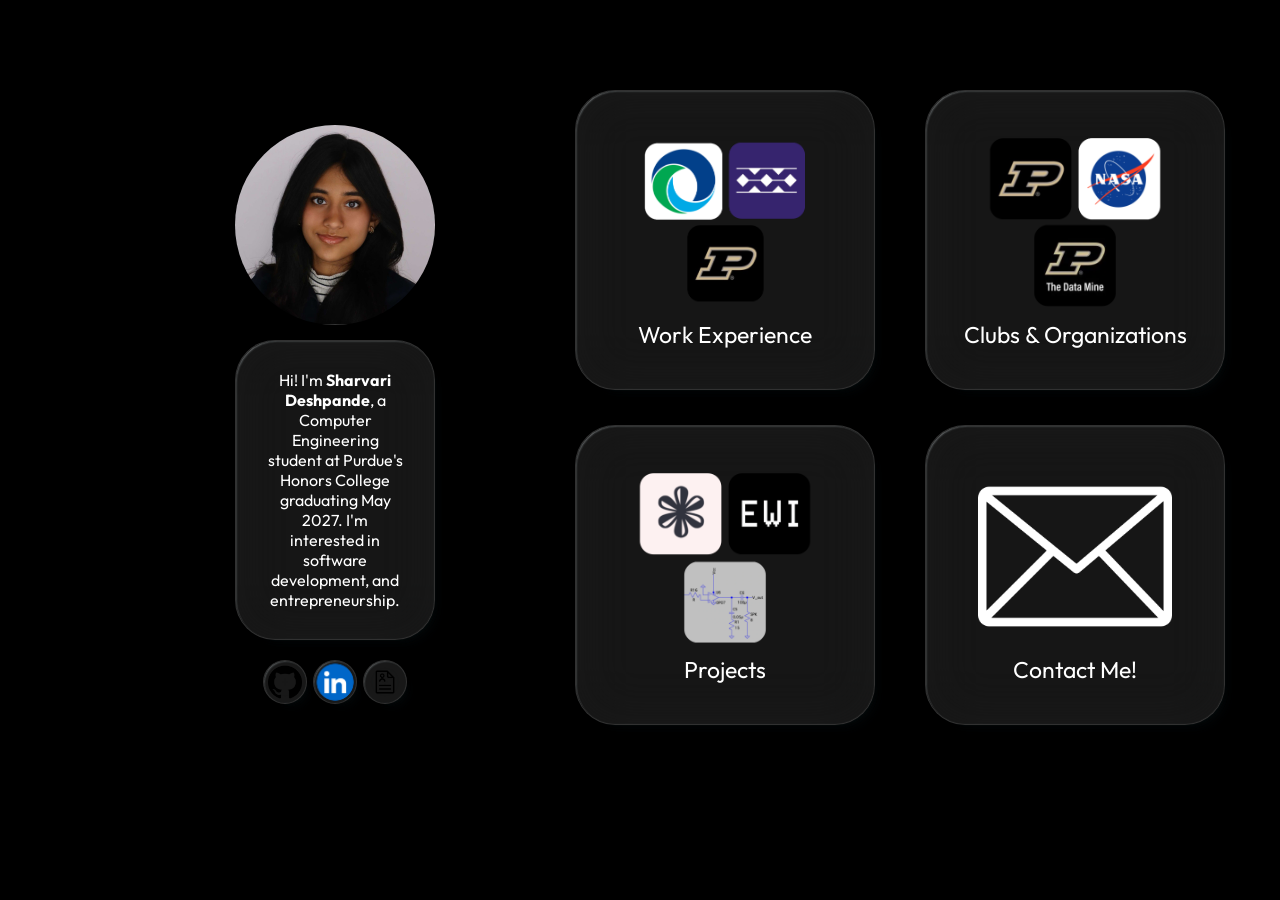
<file: index.html>
<!DOCTYPE html>
<html>
<head>
    <link rel="preconnect" href="https://fonts.googleapis.com">
    <link rel="preconnect" href="https://fonts.gstatic.com" crossorigin>
    <link href="https://fonts.googleapis.com/css2?family=Outfit:wght@100..900&display=swap" rel="stylesheet">
    <link rel="preload" as="image" href="media/linkedin.png">
    <link rel="stylesheet" href="css/styles.css">

    <style>
        body {
            margin: 0;
            padding: 0;
            width: 100%;
            height: 100%;
            overflow: hidden;
            background-color: black;
            background-size: cover;
            background-position: center;
        }

        .panel {
            position: fixed;
            padding: 12px 28px;
            border-radius: 40px;
            border: 1px solid rgba(255, 255, 255, 0.1);
            background: rgba(255, 255, 255, 0.1);
            cursor: pointer;
            font-size: 23px;
            color: white;
            overflow: visible;
            display:flex;
            flex-direction:column;
            justify-content:flex-end;
            align-items:center;
            transition: transform 0.3s ease, opacity 0.3s ease; ;
            padding-bottom: 40px;
        }

        .panel:hover {
            transform: scale(1.05);
        }

        .panel img {
            width: 80%;
            height: 80%;
            object-fit: contain;
        }

        .intro-panel {
            position: fixed;
            padding: 12px 28px;
            border-radius: 40px;
            border: 1px solid rgba(255, 255, 255, 0.1);
            background: rgba(255, 255, 255, 0.1);
            cursor: pointer;
            font-size: 15px;
            color: white;
            overflow: visible;
            transition: transform 0.4s ease, opacity 0.4s ease; 
        }
        
        .icon-btn {
            position: fixed;
            width: 44px;
            height: 44px;
            border-radius: 50%;
            border: 1px solid rgba(255, 255, 255, 0.1);
            background: rgba(255, 255, 255, 0.1);
            cursor: pointer;
            padding: 0;
            overflow: hidden;
            display: flex;
            align-items: center;
            justify-content: center;
            top: 660px;
            transition: transform 0.4s ease, opacity 0.4s ease;
        }

        .icon-btn:hover {
            transform: scale(1.15);
        }

        .icon-btn img {
            width: 80%;
            height: 80%;
            object-fit: contain;
        }

        .icon-btn-linkedin img {
            transform: scale(1.8);
        }

        
        .intro    { top: 340px; left: 235px; width: 200px; height: 300px; font-size: 16px; font-family: Verdana, Geneva, Tahoma, sans-serif; }
        .work     { top:  90px; left: 575px; width: 300px; height: 300px; }
        .projects { top: 425px; left: 575px; width: 300px; height: 300px; }
        .clubs    { top:  90px; left: 925px; width: 300px; height: 300px; }
        .contact  { top: 425px; left: 925px; width: 300px; height: 300px; }
 
        .github   { left: 263px; }
        .linkedin { left: 313px; }
        .resume   { left: 363px; }
 
        .profile-pic {
            top: 125px;
            left: 235px;
            width: 200px;
            height: 200px;
            object-fit: cover;
            border-radius: 50%;
            position: fixed;
            z-index: 5;
            transition: transform 0.4s ease, opacity 0.4s ease;
        }
    </style>
</head>
 
<body>
    <video id="bg" autoplay muted loop playsinline>
        <source src="media/backgroundVideo.mp4" type="video/mp4">
    </video>
 
    <button class="glass3d intro-panel intro"><span>Hi! I'm <b>Sharvari Deshpande</b>, a Computer Engineering student at Purdue's Honors College graduating May 2027. I'm interested in software development, and entrepreneurship.</span></button>
 
     <a href="pages/work.html">
        <button class="glass3d panel work">
            <img src="media/Work Experience.png">
            <span>Work Experience</span></button>
    </a>
    <a href="pages/projects.html" >
        <button class="glass3d panel projects">
            <img src="media/Projects.png">
            <span>Projects</span></button>
    </a>
    <a href="/pages/clubs.html">
        <button class="glass3d panel clubs">
            <img src="media/Clubs and Organizations.png">
            <span>Clubs & Organizations</span></button>
    </a>
    <a href="/pages/contact.html">
        <button class="glass3d panel contact">
            <img src="media/envelope-contactme.png">
            <span>Contact Me!</span>
        </button>
    </a>
 

    <a href="https://github.com/sharvari-deshp" target="_blank" rel="noopener" >
        <button class="glass3d icon-btn github">
            <img src="media/GitHub.png" alt="GitHub">
        </button>
    </a>
    <a href="https://www.linkedin.com/in/sharvarimdeshpande/" target="_blank" rel="noopener" >
        <button class="glass3d icon-btn icon-btn-linkedin linkedin">
            <img src="media/linkedin.png" alt="LinkedIn">
        </button>
    </a>
    <a href="resume/resume_sharvari_deshpande.pdf" target="_blank" rel="noopener" >
        <button class="glass3d icon-btn resume">
            <img src="media/Resume.png" alt="Resume">
        </button>
    </a>
 
    <img class="profile-pic" src="media/profilepicture.jpeg" alt="Profile Picture">


    <script src="js/nav.js"></script>
    <script>
        initFadeNav('.panel, .back-btn, .profile-pic, .github, .linkedin, .resume, .intro-panel');
    </script>

</body>
</html>
</file>
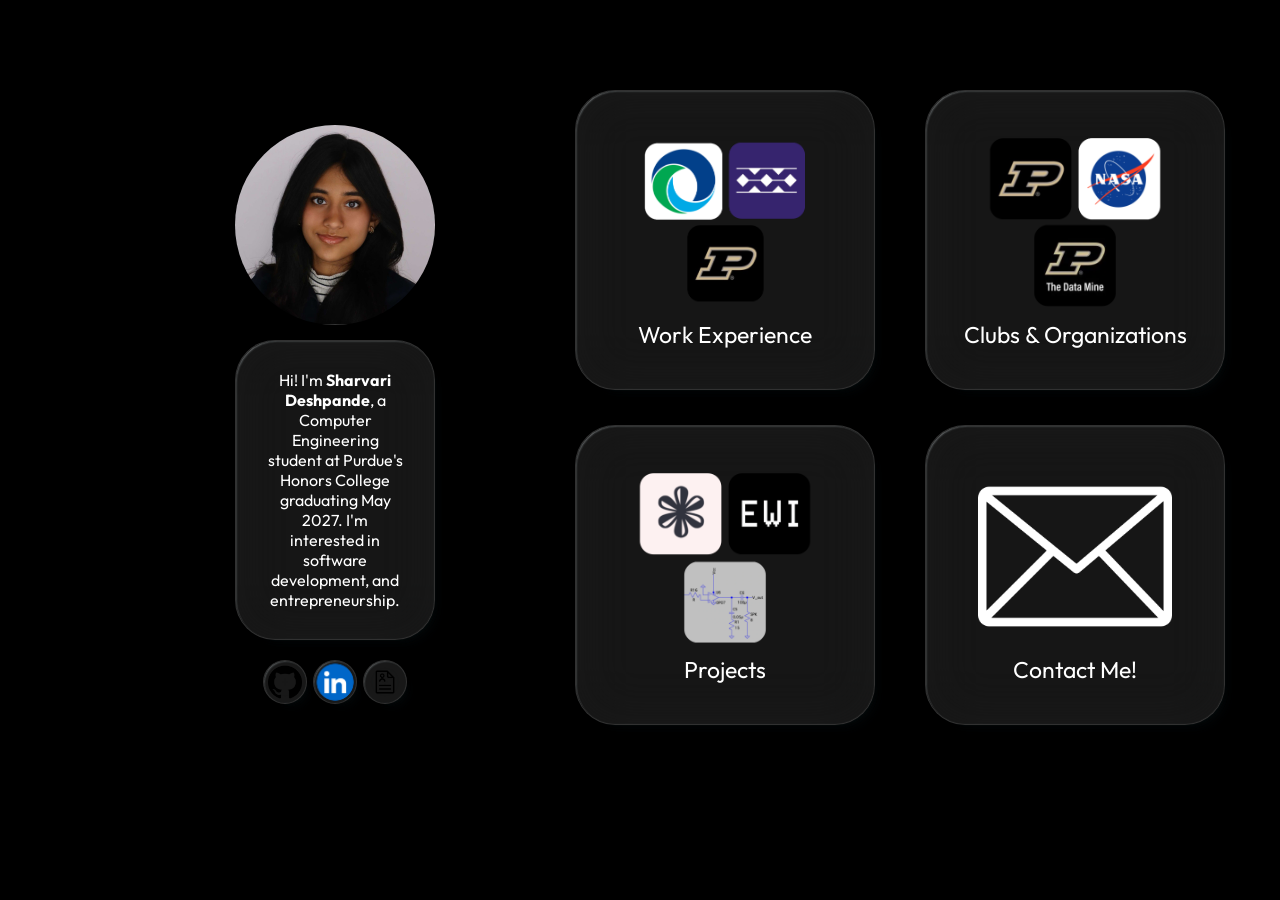
<file: main.html>
<!DOCTYPE html>
<html>
<head>
    <link rel="preconnect" href="https://fonts.googleapis.com">
    <link rel="preconnect" href="https://fonts.gstatic.com" crossorigin>
    <link href="https://fonts.googleapis.com/css2?family=Outfit:wght@100..900&display=swap" rel="stylesheet">
    <link rel="preload" as="image" href="media/linkedin.png">
 
    <style>
        * { font-family: 'Outfit', sans-serif; }
 
        body { 
            margin: 0; 
            padding: 0; 
            width: 100%; 
            height: 100%; 
            overflow: hidden;
            background-color: black;
            background-size: cover;
            background-position: center;
        }

        video { position: fixed; top: -1px; left: -1px; width: 105%; height: 105%; object-fit: cover; }
 
        .glass3d {
            --filter-glass3d: blur(26px) brightness(0.84) saturate(2);
            --color-glass3d: hsl(189 80% 22% / 0);
            position: relative;
            z-index: 4;
            box-shadow:
                0 0 0.75px hsl(205 20% 10% / 0.2),
                0.7px 0.8px 1.2px -0.4px hsl(205 20% 10% / 0.1),
                1.3px 1.5px 2.2px -0.8px hsl(205 20% 10% / 0.1),
                2.3px 2.6px 3.9px -1.2px hsl(205 20% 10% / 0.1),
                3.9px 4.4px 6.6px -1.7px hsl(205 20% 10% / 0.1),
                6.5px 7.2px 10.9px -2.1px hsl(205 20% 10% / 0.1),
                8px 9px 14px -2.5px hsl(205 20% 10% / 0.2);
        }
        .glass3d::before {
            content: "";
            position: absolute;
            inset: 0;
            pointer-events: none;
            border-radius: inherit;
            overflow: hidden;
            z-index: 3;
            -webkit-backdrop-filter: var(--filter-glass3d);
            backdrop-filter: var(--filter-glass3d);
            background-color: var(--color-glass3d);
            background-size: 100%, 100px;
            background-repeat: no-repeat, repeat;
        }
        .glass3d::after {
            content: "";
            position: absolute;
            inset: 0;
            pointer-events: none;
            border-radius: inherit;
            overflow: hidden;
            z-index: 5;
            box-shadow:
                inset 2px 2px 1px -3px hsla(175, 22%, 90%, 0.8),
                inset 4px 4px 2px -6px hsl(205 20% 90% / 0.3),
                inset 1.5px 1.5px 1.5px -0.75px hsl(205 20% 90% / 0.15),
                inset 1.5px 1.5px 0.25px hsl(205 20% 90% / 0.03),
                inset 0 0 0.25px 0.5px hsl(205 20% 90% / 0.03);
        }
        .glass3d > * { position: relative; z-index: 6; }
 
        .panel {
            position: fixed;
            padding: 12px 28px;
            border-radius: 40px;
            border: 1px solid rgba(255, 255, 255, 0.1);
            background: rgba(255, 255, 255, 0.1);
            cursor: pointer;
            font-size: 23px;
            color: white;
            overflow: visible;
            display:flex;
            flex-direction:column;
            justify-content:flex-end;
            align-items:center;
            transition: transform 0.4s ease, opacity 0.4s ease; ;
            padding-bottom: 40px;
        }

        .panel:hover {
            transform: scale(1.05);
        }

        .panel img {
            width: 80%;
            height: 80%;
            object-fit: contain;
        }

        .intro-panel {
            position: fixed;
            padding: 12px 28px;
            border-radius: 40px;
            border: 1px solid rgba(255, 255, 255, 0.1);
            background: rgba(255, 255, 255, 0.1);
            cursor: pointer;
            font-size: 15px;
            color: white;
            overflow: visible;
            transition: transform 0.4s ease, opacity 0.4s ease; 
        }
        
        .icon-btn {
            position: fixed;
            width: 44px;
            height: 44px;
            border-radius: 50%;
            border: 1px solid rgba(255, 255, 255, 0.1);
            background: rgba(255, 255, 255, 0.1);
            cursor: pointer;
            padding: 0;
            overflow: hidden;
            display: flex;
            align-items: center;
            justify-content: center;
            top: 660px;
            transition: transform 0.4s ease, opacity 0.4s ease;
        }

        .icon-btn:hover {
            transform: scale(1.15);
        }

        .icon-btn img {
            width: 80%;
            height: 80%;
            object-fit: contain;
        }

        .icon-btn-linkedin img {
            transform: scale(1.8);
        }

        
        .intro    { top: 340px; left: 235px; width: 200px; height: 300px; font-size: 16px; font-family: Verdana, Geneva, Tahoma, sans-serif; }
        .work     { top:  90px; left: 575px; width: 300px; height: 300px; }
        .projects { top: 425px; left: 575px; width: 300px; height: 300px; }
        .clubs    { top:  90px; left: 925px; width: 300px; height: 300px; }
        .contact  { top: 425px; left: 925px; width: 300px; height: 300px; }
 
        .github   { left: 263px; }
        .linkedin { left: 313px; }
        .resume   { left: 363px; }
 
        .profile-pic {
            top: 125px;
            left: 235px;
            width: 200px;
            height: 200px;
            object-fit: cover;
            border-radius: 50%;
            position: fixed;
            z-index: 5;
            transition: transform 0.4s ease, opacity 0.4s ease; 
        }

        .fade { opacity: 0 !important; 
                pointer-events: none; }
    </style>
</head>
 
<body>
    <video id="bg" autoplay muted loop playsinline>
        <source src="media/backgroundVideo.mp4" type="video/mp4">
    </video>
 

    <button class="glass3d intro-panel intro"><span>Hi! I'm <b>Sharvari Deshpande</b>, a Computer Engineering student at Purdue's Honors College graduating May 2027. I'm interested in software development, and entrepreneurship.</span></button>
 
     <a href="pages/work.html">
        <button class="glass3d panel work">
            <img src="media/Work Experience.png" alt="icons">
            <span>Work Experience</span></button>
    </a>
    <a href="pages/projects.html" >
        <button class="glass3d panel projects">
            <img src="media/Projects.png" alt="icons">
            <span>Projects</span></button>
    </a>
    <a href="pages/clubs.html">
        <button class="glass3d panel clubs">
            <img src="media/Clubs and Organizations.png" alt="icons">
            <span>Clubs & Organizations</span></button>
    </a>
    <a href="pages/contact.html">
        <button class="glass3d panel contact">
            <img src="media/envelope-contactme.png" alt="mail">
            <span>Contact Me!</span>
        </button>
    </a>
 

    <a href="https://github.com/sharvari-deshp" target="_blank" rel="noopener" >
        <button class="glass3d icon-btn github">
            <img src="media/GitHub.png" alt="GitHub">
        </button>
    </a>
    <a href="https://www.linkedin.com/in/sharvarimdeshpande/" target="_blank" rel="noopener" >
        <button class="glass3d icon-btn icon-btn-linkedin linkedin">
            <img src="media/linkedin.png" alt="LinkedIn">
        </button>
    </a>
    <a href="resume/resume_sharvari_deshpande.pdf" target="_blank" rel="noopener" >
        <button class="glass3d icon-btn resume">
            <img src="media/Resume.png" alt="Resume">
        </button>
    </a>
 
    <img class="profile-pic" src="media/profilepicture.jpeg" alt="Profile Picture">


    <script>
        document.querySelectorAll('a').forEach(link => {
            link.addEventListener('click', function(e) {
                e.preventDefault();
                const href = this.href;
                document.querySelectorAll('.panel, .back-btn, .profile-pic, .github, .linkedin, .resume, .intro-panel').forEach(el => {
                    el.classList.add('fade');
                });
                setTimeout(() => { window.location.href = href; }, 400);
            });
        });
    </script>

</body>
</html>
</file>
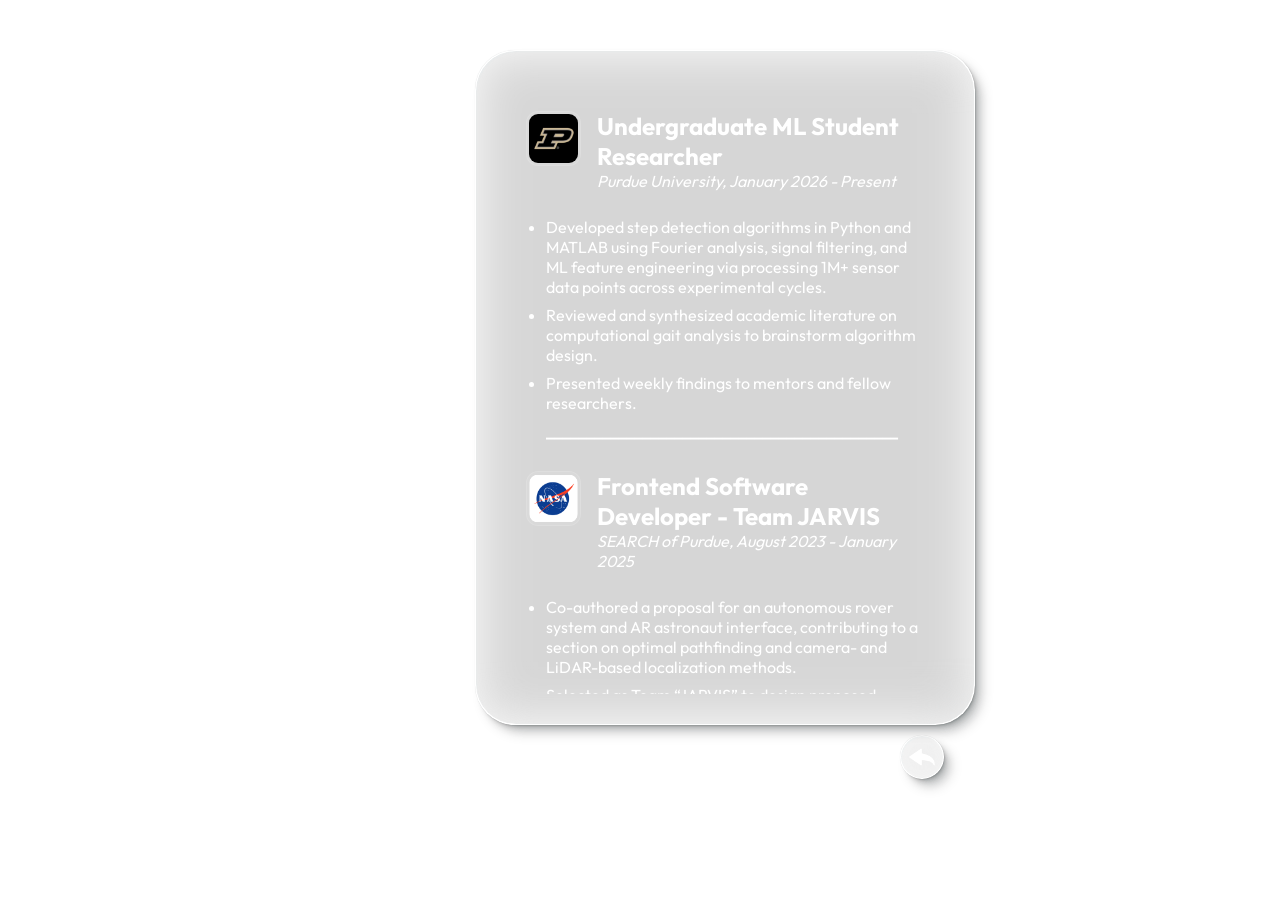
<file: pages/clubs.html>
<!DOCTYPE html>
<html>
<head>
    <link rel="preconnect" href="https://fonts.googleapis.com">
    <link rel="preconnect" href="https://fonts.gstatic.com" crossorigin>
    <link href="https://fonts.googleapis.com/css2?family=Outfit:wght@100..900&display=swap" rel="stylesheet">
    <link rel="stylesheet" href="../css/styles.css">

    <style>
        * {
            box-sizing: border-box;
        }

        body {
            margin: 0;
            padding: 0;
            width: 100%;
            height: 100%;
            overflow: hidden;
            background-size: cover;
            background-position: center;
        }

        .panel {
            position: fixed;
            border-radius: 40px;
            border: 1px solid rgba(255, 255, 255, 0.1);
            background: rgba(255, 255, 255, 0.1);
            cursor: pointer;
            font-size: 15px;
            color: white;
            transition: transform 0.4s ease, opacity 0.4s ease;
            padding: 0;
        }

        .main {
            top: 50px;
            left: 475px;
            width: 500px;
            height: 675px;
            font-size: 16px;
            text-align: left;
            overflow: hidden;
            cursor: default;
            font-family: Verdana, Geneva, Tahoma, sans-serif; }
    </style>
  </head>

  <body>
    <a href="../index.html" >
        <video id="bg" autoplay muted loop playsinline>
            <source src="../media/backgroundVideo.mp4" type="video/mp4">
        </video>
        </a>

    <div class="glass3d panel main">
        <div class="main-content">

            <div class="experience">
                <img src="../media/purdue.png" class="exp-icon">

                <div class="exp-content">
                    <h2>Undergraduate ML Student Researcher</h2>
                    <p><i>Purdue University, January 2026 - Present</i></p>
                </div>
            </div>

            <ul class="experience-list">
                <li>Developed step detection algorithms in Python and MATLAB using Fourier analysis, signal filtering, and ML feature engineering via processing 1M+ sensor data points across experimental cycles.</li>
                <li>Reviewed and synthesized academic literature on computational gait analysis to brainstorm algorithm design.</li>
                <li>Presented weekly findings to mentors and fellow researchers.</li>
                <p><b>____________________________________________</b></p>
            </ul>

            <div class="experience">
                <img src="../media/nasa.png" class="exp-icon">

                <div class="exp-content">
                    <h2>Frontend Software Developer - Team JARVIS</h2>
                    <p><i>SEARCH of Purdue, August 2023 - January 2025</i></p>
                </div>
            </div>

            <ul class="experience-list">
                <li>Co-authored a proposal for an autonomous rover system and AR astronaut interface, contributing to a section on optimal pathfinding and camera- and LiDAR-based localization methods.</li>
                <li>Selected as Team “JARVIS” to design proposed interface and systems for the NASA S.U.I.T.S. competitions.</li>
                <li>Utilized C# and Python on platform UNITY to develop an interactive task-list responsible for managing and simulating an astronauts command system during the Artemis missions.</li>
                <li>Awarded the “Pay It Forward” Award as Team JARVIS for impactful team contributions and STEM outreach.</li>
                <li>Received a NASA Artemis I mission flag that orbited the Moon aboard the Artemis I mission rocket.</li>
                <p><b>____________________________________________</b></p>
            </ul>


            <div class="experience">
                <img src="../media/purduedatamine.png" class="exp-icon">

                <div class="exp-content">
                    <h2>Undergraduate Data Science Researcher - Viasat Inc.</h2>
                    <p><i>Purdue Data Mine, August 2024 - December 2024</i></p>
                </div>
            </div>

            <ul class="experience-list">
                <li>Co-developed and automated a data pipeline using Python and R to collect and clean satellite data from DiscosWeb API for advanced geospatial analysis.</li>
                <li>Co-presented critical satellite data findings to Viasat Inc. company representatives.</li>
            </ul>

        </div>
    </div>
    
    <a href="../" >
        <button class="glass3d back-btn back">
            <img src="../media/back.png" alt="Back">
        </button>
    </a>

    <script src="../js/nav.js"></script>
    <script>
        initFadeNav(".panel, .back-btn");
    </script>

  </body>
</html>
</file>
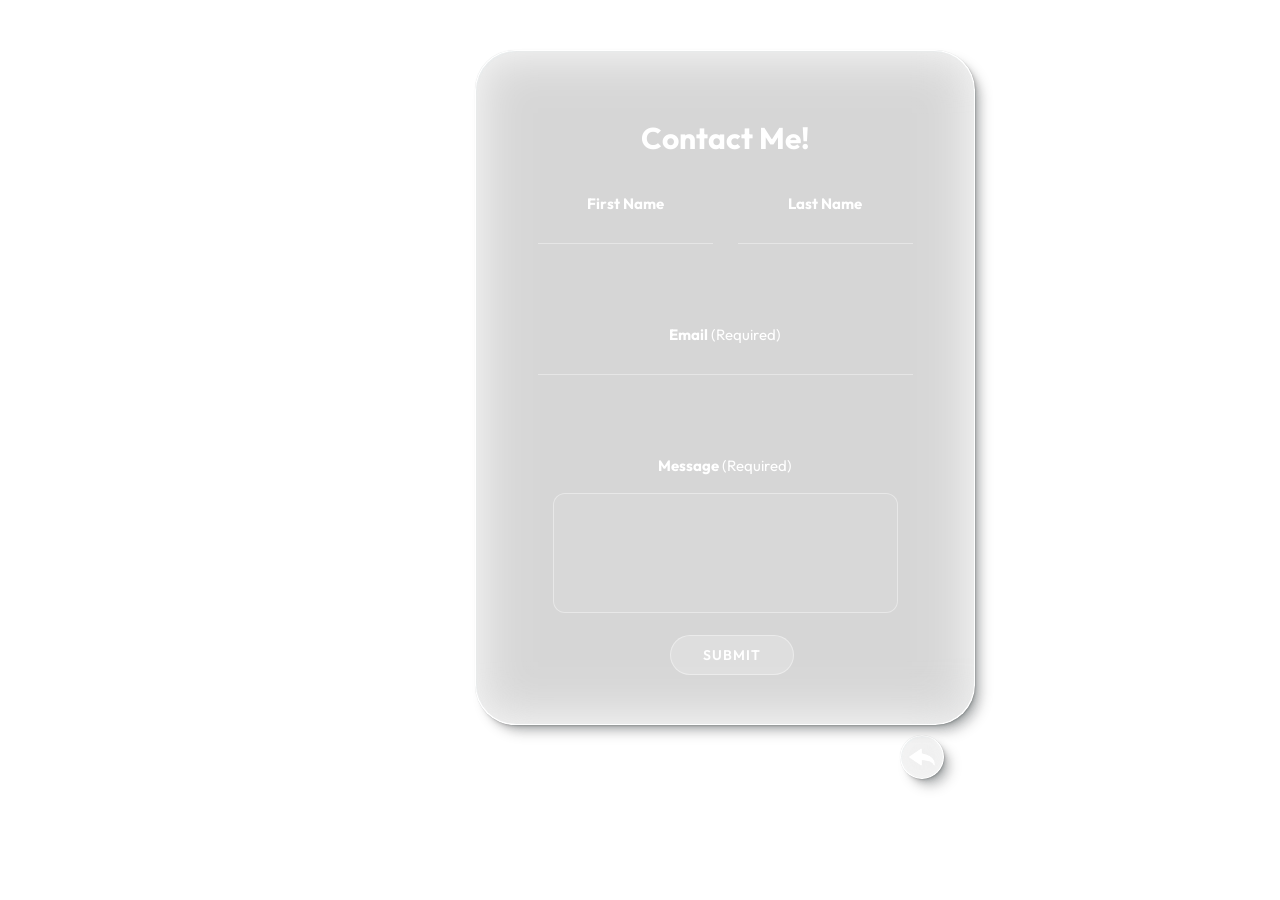
<file: pages/contact.html>
<!DOCTYPE html>
<html>
<head>
    <link rel="preconnect" href="https://fonts.googleapis.com">
    <link rel="preconnect" href="https://fonts.gstatic.com" crossorigin>
    <link href="https://fonts.googleapis.com/css2?family=Outfit:wght@100..900&display=swap" rel="stylesheet">
    <link rel="stylesheet" href="../css/styles.css">

    <style>
        body {
            margin: 0;
            padding: 0;
            width: 100%;
            height: 100%;
            overflow: hidden;
            background-size: cover;
            background-position: center;
        }

        .panel {
            position: fixed;
            padding: 12px 28px;
            border-radius: 40px;
            border: 1px solid rgba(255, 255, 255, 0.1);
            background: rgba(255, 255, 255, 0.1);
            cursor: pointer;
            font-size: 15px;
            color: white;
            overflow: visible;
            transition: transform 0.4s ease, opacity 0.4s ease; 
        }

        .main { 
            top: 50px; 
            left: 475px; 
            width: 500px; 
            height: 675px; 
            font-size: 16px; 
            font-family: Verdana, Geneva, Tahoma, sans-serif; }

        .submit-btn {
            position:absolute; 
            z-index:10; 
            top: 635px; 
            left: 670px; 
            padding:10px 32px; 
            border-radius:40px; 
            border: 1px solid rgba(255, 255, 255, 0.4);
            background: rgba(255, 255, 255, 0.2);
            font-size:14px; 
            font-weight:600; 
            letter-spacing:1px; 
            overflow: visible;
            cursor:pointer;
            color:white !important;
            display:flex;
            align-items:center;
            justify-content:center;
        }

        .submit-btn > * {
            position:relative;
            z-index:10;
        }

        .submit-btn:hover {
            transform: scale(1.15);
        }


    </style>
  </head>

  <body>
    <a href="../index.html" >
        <video id="bg" autoplay muted loop playsinline>
            <source src="../media/backgroundVideo.mp4" type="video/mp4">
        </video>
        </a>
        

<button class="glass3d panel main"><span style="display:flex; flex-direction:column; height:100%;">

    <b style="font-size:30px; text-align:center; padding-top:3.5rem; margin-bottom:2.25rem;">Contact Me!</b>

    <span style="flex:1; display:flex; flex-direction:column; justify-content:center;">
    <form action="https://formspree.io/f/xgoqprnl" method="POST" style="display:flex; flex-direction:column; gap:80px;">
        <div style="display:flex; gap:25px; justify-content:center;">
            <div style="width:175px;">
                <label style="font-size:15px; color:rgba(255,255,255, 1);"><b>First Name</b></label>
                <input type="text" name="first_name" style="width:100%; background:transparent; border:none; border-bottom:1px solid rgba(255,255,255,0.4); color:white; padding:6px 0; outline:none; font-size:14px; box-sizing:border-box;text-align:center; gap: 20 px;">
            </div>
            <div style="width:175px;">
                <label style="font-size:15px; color:rgba(255,255,255, 1);"><b>Last Name</b></label>
                <input type="text" name="last_name" style="width:100%; background:transparent; border:none; border-bottom:1px solid rgba(255,255,255,0.4); color:white; padding:6px 0; outline:none; font-size:14px; box-sizing:border-box;text-align:center;">
            </div>
        </div>

        <div style="display:flex; flex-direction:column; align-items:center;">
            <div style="width:375px;">
                <label style="font-size:15px; color:rgba(255,255,255,1);"><b>Email</b> <span style="font-weight:normal;">(Required)</span></label>
                <input type="email" name="email" required style="width:100%; background:transparent; border:none; border-bottom:1px solid rgba(255,255,255,0.4); color:white; padding:6px 0; outline:none; font-size:14px; box-sizing:border-box;text-align:center;">
            </div>
        </div>

        <div style="display:flex; flex-direction:column; align-items:center;">
            <div style="width:345px;">
                <label style="font-size:15px; color:rgba(255,255,255,1);margin-top:-12px;"><b>Message</b> <span style="font-weight:normal;">(Required)</span></label>
                <textarea name="message" required style="width:100%; height:120px; background:rgba(255,255,255,0.05); border:1px solid rgba(255,255,255,0.4); border-radius:12px; color:white; padding:10px; outline:none; font-size:14px; box-sizing:border-box; resize:none;text-align:center;margin-bottom:100px;margin-top:18px;"></textarea>
            </div>
        </div>

       <button type="submit" class="submit-btn">SUBMIT</button>
    <div id="success-message" style="display:none; position:absolute; z-index:9999; top:685px; left:635px; color:white; font-weight:400; transition: opacity 1.5s ease; opacity: 0;">✅ Thanks for reaching out! </div>
    </form>
    </span>

</span></button>

    
    
    <a href="../index.html" >
        <button class="glass3d back-btn back">
            <img src="../media/back.png" alt="Back">
        </button>
    </a>

    <script src="../js/nav.js"></script>
<script>
    document.querySelector("form").addEventListener("submit", async function(e) {
        e.preventDefault();

        const form = e.target;

        await fetch(form.action, {
            method: form.method,
            body: new FormData(form),
            headers: { "Accept": "application/json" }
        });

        const msg = document.getElementById("success-message");

        msg.style.display = "block";
        msg.style.opacity = "1";

        setTimeout(() => {
            msg.style.opacity = "0";
        }, 3000);
        form.reset();
    });

    initFadeNav('.panel, .back-btn');
</script>

  </body>
</html>
</file>
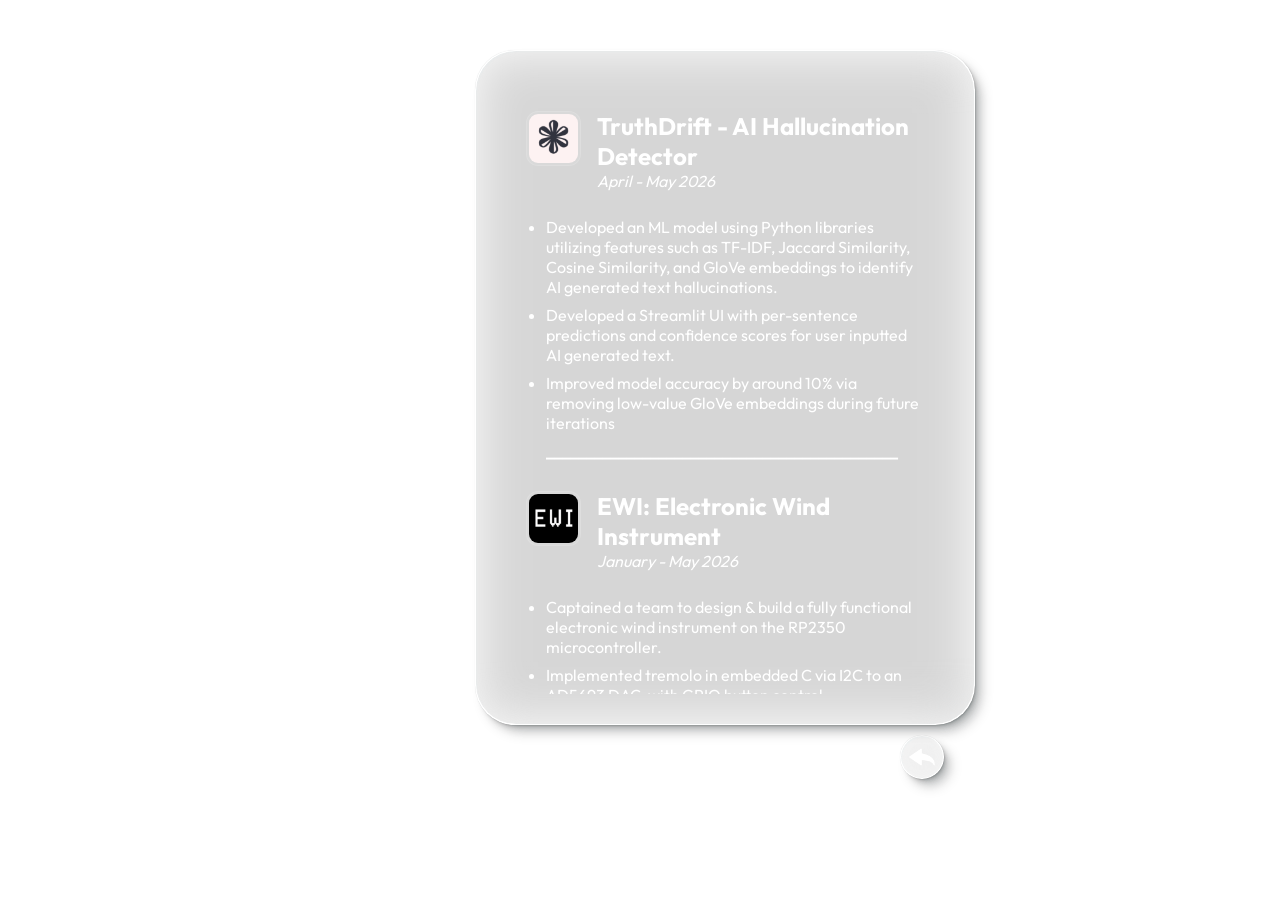
<file: pages/projects.html>
<!DOCTYPE html>
<html>
<head>
    <link rel="preconnect" href="https://fonts.googleapis.com">
    <link rel="preconnect" href="https://fonts.gstatic.com" crossorigin>
    <link href="https://fonts.googleapis.com/css2?family=Outfit:wght@100..900&display=swap" rel="stylesheet">
    <link rel="stylesheet" href="../css/styles.css">

    <style>
        * {
            box-sizing: border-box;
        }

        body {
            margin: 0;
            padding: 0;
            width: 100%;
            height: 100%;
            overflow: hidden;
            background-size: cover;
            background-position: center;
        }

        .panel {
            position: fixed;
            border-radius: 40px;
            border: 1px solid rgba(255, 255, 255, 0.1);
            background: rgba(255, 255, 255, 0.1);
            cursor: pointer;
            font-size: 15px;
            color: white;
            transition: transform 0.4s ease, opacity 0.4s ease; 
            padding: 0; 
        }

        .main { 
            top: 50px; 
            left: 475px; 
            width: 500px; 
            height: 675px;
            font-size: 16px;
            text-align: left;
            overflow: hidden;
            cursor: default;
            font-family: Verdana, Geneva, Tahoma, sans-serif; }
    </style>
  </head>

  <body>
    <a href="/index.html">
        <video id="bg" autoplay muted loop playsinline>
            <source src="../media/backgroundVideo.mp4" type="video/mp4">
        </video>
    </a>

    <div class="glass3d panel main">
        <div class="main-content">

            <div class="experience">
                <img src="../media/truthdrift.png" class="exp-icon">

                <div class="exp-content">
                    <h2>TruthDrift - AI Hallucination Detector</h2>
                    <p><i>April - May 2026</i></p>
                </div>
            </div>

            <ul class="experience-list">
                <li>Developed an ML model using Python libraries utilizing features such as TF-IDF, Jaccard Similarity, Cosine Similarity, and GloVe embeddings to identify AI generated text hallucinations.</li>
                <li>Developed a Streamlit UI with per-sentence predictions and confidence scores for user inputted AI generated text.</li>
                <li>Improved model accuracy by around 10% via removing low-value GloVe embeddings during future iterations</li>
                <p><b>____________________________________________</b></p>
            </ul>

            <div class="experience">
                <img src="../media/ewi.png" class="exp-icon">

                <div class="exp-content">
                    <h2>EWI: Electronic Wind Instrument</h2>
                    <p><i>January - May 2026</i></p>
                </div>
            </div>

            <ul class="experience-list">
                <li>Captained a team to design & build a fully functional electronic wind instrument on the RP2350 microcontroller.</li>
                <li>Implemented tremolo in embedded C via I2C to an AD5693 DAC, with GPIO button control.</li>
                <li>Programmed & wired SPI-driven LCD display to render ”EWI” in custom pixel art lettering.</li>
                <p><b>____________________________________________</b></p>
            </ul>


            <div class="experience">
                <img src="../media/audioamp.png" class="exp-icon">

                <div class="exp-content">
                    <h2>Audio Amplifier</h2>
                    <p><i>April - May 2025</i></p>
                </div>
            </div>

            <ul class="experience-list">
                <li>Designed and built a circuit-based analog multi-band audio equalizer with adjustable bass, mid-range, and treble using RC low-, band-, and high-pass filters and op-amps.</li>
                <li>Simulated and validated complete circuit via SPICE tools prior to hardware implementation.</li>
                <li>Characterized frequency response and output power using oscilloscope-based measurements.</li>
            </ul>

        </div>
    </div>

    <a href="/index.html">
        <button class="glass3d back-btn back">
            <img src="../media/back.png" alt="Back">
        </button>
    </a>

    <script src="../js/nav.js"></script>
    <script>
        initFadeNav(".panel, .back-btn");
    </script>
  </body>
</html>
</file>
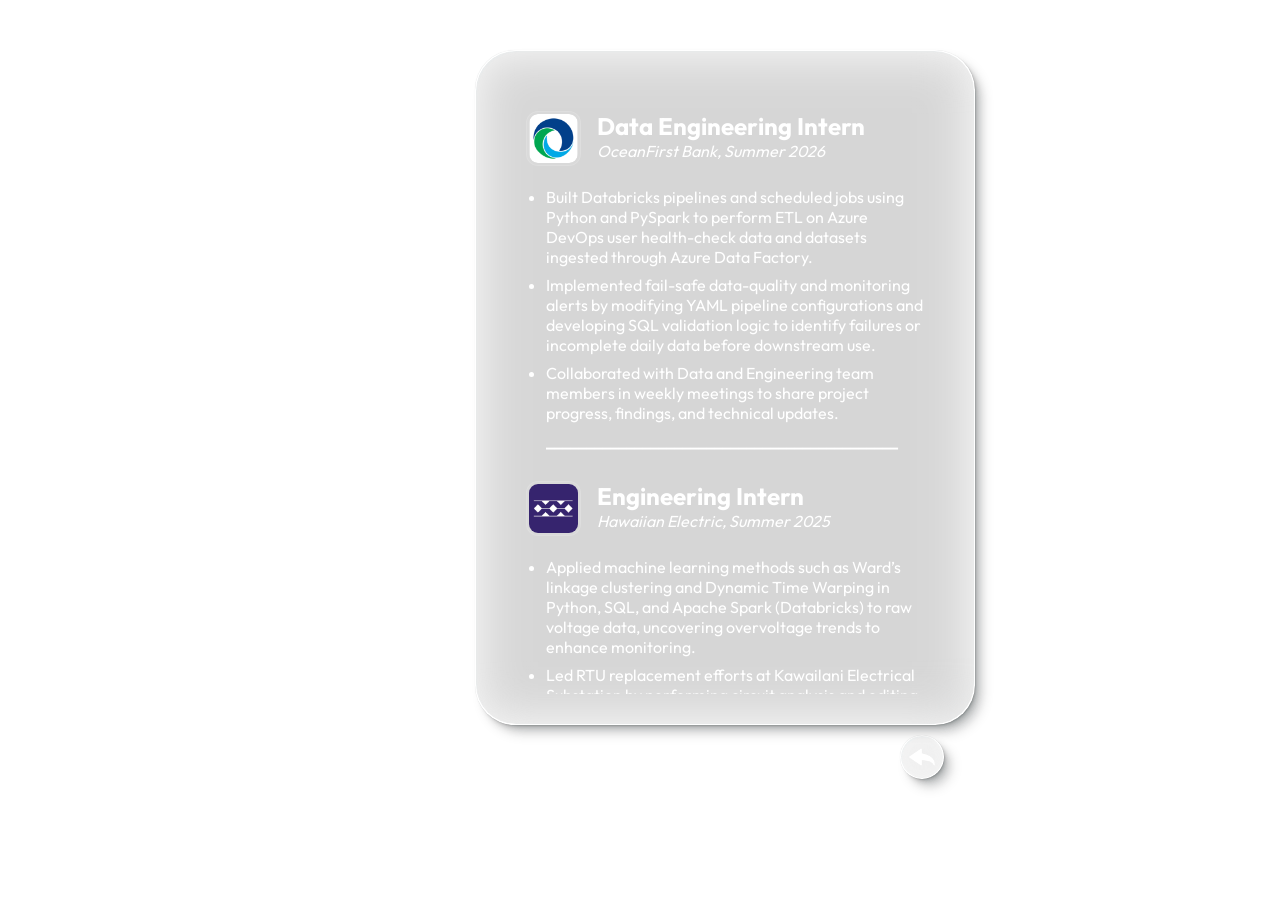
<file: pages/work.html>
<!DOCTYPE html>
<html>
<head>
    <link rel="preconnect" href="https://fonts.googleapis.com">
    <link rel="preconnect" href="https://fonts.gstatic.com" crossorigin>
    <link href="https://fonts.googleapis.com/css2?family=Outfit:wght@100..900&display=swap" rel="stylesheet">
    <link rel="stylesheet" href="../css/styles.css">

    <style>
        * {
            box-sizing: border-box;
        }

        body {
            margin: 0;
            padding: 0;
            width: 100%;
            height: 100%;
            overflow: hidden;
            background-size: cover;
            background-position: center;
        }

        .panel {
            position: fixed;
            border-radius: 40px;
            border: 1px solid rgba(255, 255, 255, 0.1);
            background: rgba(255, 255, 255, 0.1);
            cursor: pointer;
            font-size: 15px;
            color: white;
            transition: transform 0.4s ease, opacity 0.4s ease; 
            padding: 0; 
        }

        .main { 
            top: 50px; 
            left: 475px; 
            width: 500px; 
            height: 675px;
            font-size: 16px;
            text-align: left;
            overflow: hidden;
            cursor: default;
            font-family: Verdana, Geneva, Tahoma, sans-serif; }
    </style>
  </head>

  <body>
    <a href="/index.html">
        <video id="bg" autoplay muted loop playsinline>
            <source src="../media/backgroundVideo.mp4" type="video/mp4">
        </video>
    </a>

    <div class="glass3d panel main">
        <div class="main-content">

            <div class="experience">
                <img src="../media/oceanfirst.png" class="exp-icon">

                <div class="exp-content">
                    <h2>Data Engineering Intern</h2>
                    <p><i>OceanFirst Bank, Summer 2026</i></p>
                </div>
            </div>

            <ul class="experience-list">
                <li>Built Databricks pipelines and scheduled jobs using Python and PySpark to perform ETL on Azure DevOps user health-check data and datasets ingested through Azure Data Factory.</li>
                <li>Implemented fail-safe data-quality and monitoring alerts by modifying YAML pipeline configurations and developing SQL validation logic to identify failures or incomplete daily data before downstream use.</li>
                <li>Collaborated with Data and Engineering team members in weekly meetings to share project progress, findings, and technical updates.</li>
                <p><b>____________________________________________</b></p>
            </ul>

            <div class="experience">
                <img src="../media/hawaiianelectric.png" class="exp-icon">

                <div class="exp-content">
                    <h2>Engineering Intern</h2>
                    <p><i>Hawaiian Electric, Summer 2025</i></p>
                </div>
            </div>

            <ul class="experience-list">
                <li>Applied machine learning methods such as Ward’s linkage clustering and Dynamic Time Warping in Python, SQL, and Apache Spark (Databricks) to raw voltage data, uncovering overvoltage trends to enhance monitoring.</li>
                <li>Led RTU replacement efforts at Kawailani Electrical Substation by performing circuit analysis and editing CAD wiring diagrams.</li>
                <li>Collaborated with engineers and contractors to monitor progress and manage project timelines.</li>
                <p><b>____________________________________________</b></p>
            </ul>


            <div class="experience">
                <img src="../media/purdue.png" class="exp-icon">

                <div class="exp-content">
                    <h2>Undergraduate Data Analyst</h2>
                    <p><i>Purdue University, October 2023 - May 2025</i></p>
                </div>
            </div>

            <ul class="experience-list">
                <li>Performed data ETL operations in Excel to ensure accuracy of Purdue University’s student admissions datasets for submission to college ranking platforms (e.g. U.S. News.)</li>
                <li>Utilized advanced Excel functions, such as PivotTables and formulas, to extract insights.</li>
                <li>Collaborated with Purdue University’s Director of Data Analytics and Information to review findings.</li>
            </ul>

        </div>
    </div>

    <a href="/index.html">
        <button class="glass3d back-btn back">
            <img src="../media/back.png" alt="Back">
        </button>
    </a>

    <script src="../js/nav.js"></script>
    <script>
        initFadeNav(".panel, .back-btn");
    </script>
  </body>
</html>
</file>
<file: css/styles.css>
* { font-family: 'Outfit', sans-serif; }

video { position: fixed; top: -1px; left: -1px; width: 105%; height: 105%; object-fit: cover; }

.glass3d {
    --filter-glass3d: blur(26px) brightness(0.84) saturate(2);
    --color-glass3d: hsl(189 80% 22% / 0);
    position: relative;
    z-index: 4;
    box-shadow:
        0 0 0.75px hsl(205 20% 10% / 0.2),
        0.7px 0.8px 1.2px -0.4px hsl(205 20% 10% / 0.1),
        1.3px 1.5px 2.2px -0.8px hsl(205 20% 10% / 0.1),
        2.3px 2.6px 3.9px -1.2px hsl(205 20% 10% / 0.1),
        3.9px 4.4px 6.6px -1.7px hsl(205 20% 10% / 0.1),
        6.5px 7.2px 10.9px -2.1px hsl(205 20% 10% / 0.1),
        8px 9px 14px -2.5px hsl(205 20% 10% / 0.2);
}
.glass3d::before {
    content: "";
    position: absolute;
    inset: 0;
    pointer-events: none;
    border-radius: inherit;
    overflow: hidden;
    z-index: 3;
    -webkit-backdrop-filter: var(--filter-glass3d);
    backdrop-filter: var(--filter-glass3d);
    background-color: var(--color-glass3d);
    background-size: 100%, 100px;
    background-repeat: no-repeat, repeat;
}
.glass3d::after {
    content: "";
    position: absolute;
    inset: 0;
    pointer-events: none;
    border-radius: inherit;
    overflow: hidden;
    z-index: 5;
    box-shadow:
        inset 2px 2px 1px -3px hsla(175, 22%, 90%, 0.8),
        inset 4px 4px 2px -6px hsl(205 20% 90% / 0.3),
        inset 1.5px 1.5px 1.5px -0.75px hsl(205 20% 90% / 0.15),
        inset 1.5px 1.5px 0.25px hsl(205 20% 90% / 0.03),
        inset 0 0 0.25px 0.5px hsl(205 20% 90% / 0.03);
}
.glass3d > * { position: relative; z-index: 6; }

.fade {
    opacity: 0 !important;
    pointer-events: none;
}

/* Shared "back to home" button used on all sub-pages */
.back-btn {
    position: fixed;
    width: 44px;
    height: 44px;
    border-radius: 50%;
    border: 1px solid rgba(255, 255, 255, 0.1);
    background: rgba(255, 255, 255, 0.1);
    cursor: pointer;
    padding: 0;
    overflow: hidden;
    display: flex;
    align-items: center;
    justify-content: center;
    transition: transform 0.4s ease, opacity 0.4s ease;
}

.back-btn:hover {
    transform: scale(1.15);
}

.back-btn img {
    width: 60%;
    height: 60%;
    object-fit: contain;
}

.back {
    left: 900px;
    top: 735px;
}

/* Shared sub-page content list styling (work/projects/clubs) */
.main hr {
    border: none;
    border-top: 1px solid rgba(255,255,255,0.4);
    margin: 20px 0;
}

.main ul {
    color: white;
    padding-left: 20px;
}

.main li {
    color: white;
    margin-bottom: 8px;
}

.main h2 {
    color: white;
    margin-bottom: 5px;
}

.main p {
    color: white;
    margin-top: 0;
}

.main-content {
    height: calc(100% - 60px);
    margin-top: 30px;
    margin-bottom: 30px;
    margin-left: 50px;
    overflow-x: hidden;
    padding-right: 50px;
    scrollbar-width: none;
    -ms-overflow-style: none;
}

.main-content::-webkit-scrollbar {
    width: 0;
    display: none;
}

.experience {
    display: flex;
    align-items: flex-start;
    gap: 16px;
    margin-top: 30px;
}

.experience-list {
    margin-top: 10px;
    padding-left: 50px;
}

.exp-icon {
    width: 55px;
    height: 55px;
    padding: 2px;
    background: rgba(255,255,255,0.08);
    border: 1px solid rgba(255,255,255,0.12);
    border-radius: 12px;
    object-fit: contain;
    flex-shrink: 0;
}

.exp-content {
    flex: 1;
}

.company {
    margin: 4px 0;
}

.date {
    margin: 0 0 14px;
    opacity: 0.85;
}

.exp-content h2 {
    margin: 0;
}
</file>
